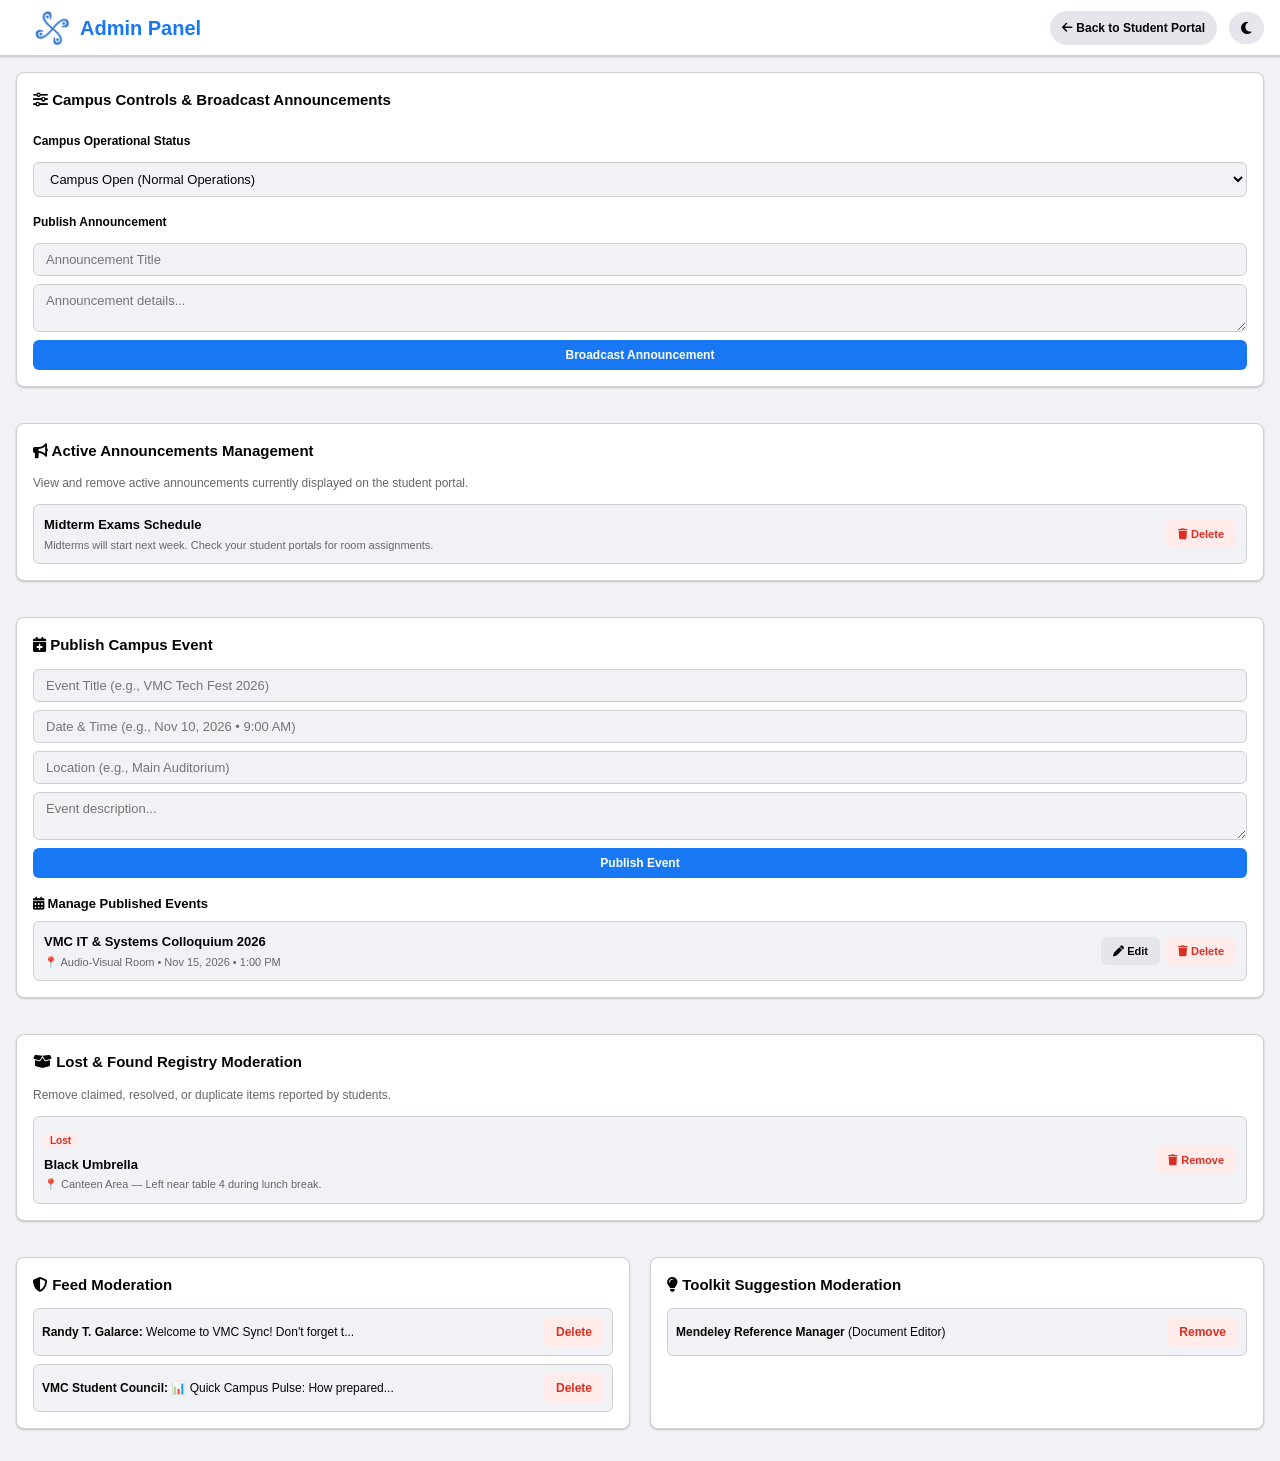
<file: admin.html>
<!DOCTYPE html>
<html lang="en" data-theme="light">
<head>
  <meta charset="UTF-8">
  <meta name="viewport" content="width=device-width, initial-scale=1.0">
  <title>VMC Sync - Admin Control Panel</title>
  <link rel="stylesheet" href="https://cdnjs.cloudflare.com/ajax/libs/font-awesome/6.4.0/css/all.min.css">
  <link rel="stylesheet" href="style.css">
</head>
<body>

  <!-- TOPBAR HEADER -->
  <header class="fb-topbar">
    <a href="index.html" class="topbar-brand">
      <img src="Logo3.png" idalt="VMC Logo" style="height: 36px; width: auto; object-fit: contain;">
      <h1 class="brand-title">Admin Panel</h1>
    </a>

    <div class="topbar-actions">
      <a href="index.html" class="action-btn" style="text-decoration:none; font-size:12px; font-weight:600;"><i class="fa-solid fa-arrow-left"></i> Back to Student Portal</a>
      <button id="theme-toggle-btn" class="theme-btn"><i class="fa-solid fa-moon" id="theme-icon"></i></button>
    </div>
  </header>

  <!-- MAIN CONTAINER -->
  <div class="fb-container" style="grid-template-columns: 1fr;">
    
    <!-- CAMPUS STATUS & ANNOUNCEMENT CONTROLS -->
    <div class="sidebar-card" style="margin-bottom: 20px;">
      <h3 class="sidebar-title"><i class="fa-solid fa-sliders"></i> Campus Controls & Broadcast Announcements</h3>
      <form id="admin-controls-form" class="stacked-form">
        <label class="form-label">Campus Operational Status</label>
        <select id="admin-campus-status" class="input-field">
          <option value="Campus Open">Campus Open (Normal Operations)</option>
          <option value="Classes Suspended">Classes Suspended</option>
          <option value="Online Classes Only">Online Classes Only</option>
          <option value="Campus Closed">Campus Closed</option>
        </select>
        
        <label class="form-label">Publish Announcement</label>
        <input type="text" id="admin-announcement-title" class="input-field" placeholder="Announcement Title" required>
        <textarea id="admin-announcement-text" class="input-field" rows="2" placeholder="Announcement details..." required></textarea>
        <button type="submit" class="btn-primary-sm">Broadcast Announcement</button>
      </form>
    </div>

    <!-- ACTIVE ANNOUNCEMENTS MANAGEMENT -->
    <div class="sidebar-card" style="margin-bottom: 20px;">
      <h3 class="sidebar-title"><i class="fa-solid fa-bullhorn"></i> Active Announcements Management</h3>
      <p style="font-size:12px; color:var(--text-muted); margin-bottom:12px;">View and remove active announcements currently displayed on the student portal.</p>
      <div id="admin-announcements-list" style="display:flex; flex-direction:column; gap:8px;"></div>
    </div>

    <!-- EVENT MANAGEMENT CREATOR & LIST -->
    <div class="sidebar-card" style="margin-bottom: 20px;">
      <h3 class="sidebar-title"><i class="fa-solid fa-calendar-plus"></i> Publish Campus Event</h3>
      <form id="admin-event-form" class="stacked-form" style="margin-bottom: 16px;">
        <input type="text" id="event-title" class="input-field" placeholder="Event Title (e.g., VMC Tech Fest 2026)" required>
        <input type="text" id="event-date" class="input-field" placeholder="Date & Time (e.g., Nov 10, 2026 • 9:00 AM)" required>
        <input type="text" id="event-location" class="input-field" placeholder="Location (e.g., Main Auditorium)" required>
        <textarea id="event-desc" class="input-field" rows="2" placeholder="Event description..." required></textarea>
        <button type="submit" class="btn-primary-sm">Publish Event</button>
      </form>

      <h4 style="font-size:13px; margin-bottom:8px;"><i class="fa-solid fa-calendar-days"></i> Manage Published Events</h4>
      <div id="admin-events-list" style="display:flex; flex-direction:column; gap:8px;"></div>
    </div>

    <!-- LOST & FOUND REGISTRY MANAGEMENT -->
    <div class="sidebar-card" style="margin-bottom: 20px;">
      <h3 class="sidebar-title"><i class="fa-solid fa-box-open"></i> Lost & Found Registry Moderation</h3>
      <p style="font-size:12px; color:var(--text-muted); margin-bottom:12px;">Remove claimed, resolved, or duplicate items reported by students.</p>
      <div id="admin-lostfound-list" style="display:flex; flex-direction:column; gap:8px;"></div>
    </div>

    <!-- MODERATION TOOLS -->
    <div style="display: grid; grid-template-columns: 1fr 1fr; gap: 20px;">
      <div class="sidebar-card">
        <h3 class="sidebar-title"><i class="fa-solid fa-shield-halved"></i> Feed Moderation</h3>
        <div id="admin-feed-moderation" style="display:flex; flex-direction:column; gap:8px;"></div>
      </div>
      <div class="sidebar-card">
        <h3 class="sidebar-title"><i class="fa-solid fa-lightbulb"></i> Toolkit Suggestion Moderation</h3>
        <div id="admin-toolkit-moderation" style="display:flex; flex-direction:column; gap:8px;"></div>
      </div>
    </div>

  </div>

  <script src="vmc-sync-core.js"></script>
</body>
</html>
</file>
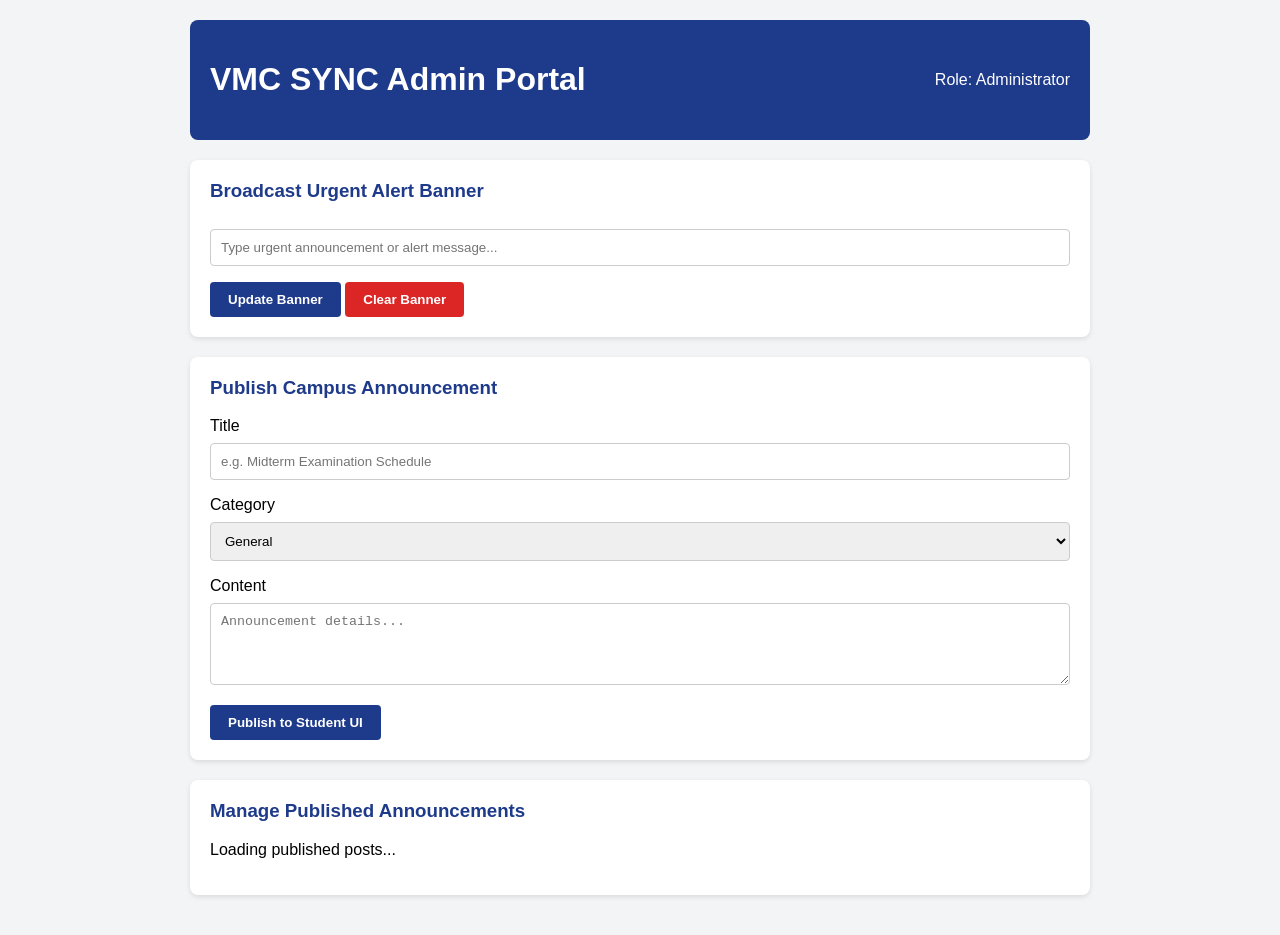
<file: main-admin.html>
<!DOCTYPE html>
<html lang="en">
<head>
  <meta charset="UTF-8">
  <meta name="viewport" content="width=device-width, initial-scale=1.0">
  <title>VMC SYNC - Admin Portal</title>
  <style>
    :root {
      --primary: #1e3a8a; /* VMC Navy/Blue */
      --accent: #d97706;  /* VMC Gold */
      --bg: #f3f4f6;
      --card-bg: #ffffff;
      --danger: #dc2626;
    }
    body {
      font-family: 'Segoe UI', Tahoma, Geneva, Verdana, sans-serif;
      background-color: var(--bg);
      margin: 0;
      padding: 20px;
    }
    .admin-container {
      max-width: 900px;
      margin: 0 auto;
    }
    header {
      background-color: var(--primary);
      color: white;
      padding: 20px;
      border-radius: 8px;
      margin-bottom: 20px;
      display: flex;
      justify-content: space-between;
      align-items: center;
    }
    .admin-card {
      background: var(--card-bg);
      padding: 20px;
      border-radius: 8px;
      box-shadow: 0 2px 5px rgba(0,0,0,0.1);
      margin-bottom: 20px;
    }
    h2, h3 { margin-top: 0; color: var(--primary); }
    input, select, textarea {
      width: 100%;
      padding: 10px;
      margin: 8px 0 16px;
      border: 1px solid #ccc;
      border-radius: 4px;
      box-sizing: border-box;
    }
    button {
      background-color: var(--primary);
      color: white;
      padding: 10px 18px;
      border: none;
      border-radius: 4px;
      cursor: pointer;
      font-weight: bold;
    }
    button.btn-danger { background-color: var(--danger); }
    button:hover { opacity: 0.9; }
    .admin-item-row {
      display: flex;
      justify-content: space-between;
      align-items: center;
      padding: 10px 0;
      border-bottom: 1px solid #eee;
    }
  </style>
</head>
<body>

  <div class="admin-container">
    <header>
      <h1>VMC SYNC Admin Portal</h1>
      <span>Role: Administrator</span>
    </header>

    <!-- Urgent Broadcast Control -->
    <div class="admin-card">
      <h3>Broadcast Urgent Alert Banner</h3>
      <input type="text" id="admin-banner-input" placeholder="Type urgent announcement or alert message..." />
      <button onclick="publishBanner()">Update Banner</button>
      <button onclick="clearBanner()" class="btn-danger">Clear Banner</button>
    </div>

    <!-- Announcement Publisher -->
    <div class="admin-card">
      <h3>Publish Campus Announcement</h3>
      <form id="admin-announcement-form" onsubmit="handleAnnouncementSubmit(event)">
        <label>Title</label>
        <input type="text" id="announcement-title" placeholder="e.g. Midterm Examination Schedule" required />

        <label>Category</label>
        <select id="announcement-category">
          <option value="General">General</option>
          <option value="Academics">Academics</option>
          <option value="Events">Events</option>
        </select>

        <label>Content</label>
        <textarea id="announcement-content" rows="4" placeholder="Announcement details..." required></textarea>

        <button type="submit">Publish to Student UI</button>
      </form>
    </div>

    <!-- Posts Management -->
    <div class="admin-card">
      <h3>Manage Published Announcements</h3>
      <div id="admin-posts-list">
        <p>Loading published posts...</p>
      </div>
    </div>
  </div>

  <!-- Shared Sync Script -->
  <script src="vmc-sync-core.js"></script>

</body>
</html>
</file>
<file: style.css>
/* ==========================================================================
   VMC SYNC - MAIN SYSTEM STYLESHEET
   ========================================================================== */

:root {
  --bg-primary: #f0f2f5;
  --bg-card: #ffffff;
  --bg-subtle: #e4e6eb;
  --text-main: #050505;
  --text-muted: #65676b;
  --accent-blue: #1877f2;
  --accent-hover: #166fe5;
  --border-color: #ced0d4;
  --card-radius: 8px;
  --box-shadow: 0 1px 2px rgba(0, 0, 0, 0.2);
}

[data-theme="dark"] {
  --bg-primary: #18191a;
  --bg-card: #242526;
  --bg-subtle: #3a3b3c;
  --text-main: #e4e6eb;
  --text-muted: #b0b3b8;
  --accent-blue: #2d88ff;
  --accent-hover: #4599ff;
  --border-color: #3e4042;
  --box-shadow: 0 1px 2px rgba(0, 0, 0, 0.4);
}

* {
  box-sizing: border-box;
  margin: 0;
  padding: 0;
  font-family: -apple-system, BlinkMacSystemFont, "Segoe UI", Roboto, Helvetica, Arial, sans-serif;
}

body {
  background-color: var(--bg-primary);
  color: var(--text-main);
  line-height: 1.5;
}

/* TOPBAR */
.fb-topbar {
  position: sticky;
  top: 0;
  z-index: 1000;
  height: 56px;
  background-color: var(--bg-card);
  display: flex;
  align-items: center;
  justify-content: space-between;
  padding: 0 16px;
  box-shadow: var(--box-shadow);
  border-bottom: 1px solid var(--border-color);
}

.topbar-brand {
  display: flex;
  align-items: center;
  gap: 10px;
  text-decoration: none;
  color: var(--text-main);
}

.brand-title {
  font-size: 20px;
  font-weight: 700;
  color: var(--accent-blue);
}

.topbar-search {
  flex: 0 1 320px;
}

.search-input {
  width: 100%;
  padding: 8px 16px;
  border-radius: 50px;
  border: none;
  background-color: var(--bg-primary);
  color: var(--text-main);
  font-size: 14px;
}

.topbar-actions {
  display: flex;
  align-items: center;
  gap: 12px;
}

.theme-btn, .action-btn {
  background: var(--bg-subtle);
  border: none;
  color: var(--text-main);
  padding: 8px 12px;
  border-radius: 50px;
  cursor: pointer;
  font-size: 14px;
}

.topbar-user {
  display: flex;
  align-items: center;
  gap: 8px;
}

.avatar-placeholder {
  width: 36px;
  height: 36px;
  border-radius: 50%;
  background-color: var(--accent-blue);
  color: white;
  display: flex;
  align-items: center;
  justify-content: center;
  font-weight: bold;
}

/* MAIN LAYOUT */
.fb-container {
  display: grid;
  grid-template-columns: 280px 1fr 300px;
  gap: 16px;
  max-width: 1280px;
  margin: 16px auto;
  padding: 0 16px;
}

.sidebar-card {
  background-color: var(--bg-card);
  border-radius: var(--card-radius);
  padding: 16px;
  margin-bottom: 16px;
  box-shadow: var(--box-shadow);
  border: 1px solid var(--border-color);
}

.sidebar-title {
  font-size: 15px;
  font-weight: 600;
  margin-bottom: 12px;
}

.tab-subtitle {
  font-size: 14px;
  font-weight: 600;
  margin-bottom: 8px;
}

.app-filter-bar {
  display: flex;
  flex-direction: column;
  gap: 4px;
}

.app-chip {
  text-align: left;
  padding: 8px 12px;
  border-radius: 6px;
  background: none;
  border: none;
  color: var(--text-main);
  cursor: pointer;
  font-weight: 500;
  font-size: 13px;
}

.app-chip.active, .app-chip:hover {
  background-color: var(--bg-subtle);
}

.post-card {
  background-color: var(--bg-card);
  border-radius: var(--card-radius);
  padding: 16px;
  margin-bottom: 16px;
  box-shadow: var(--box-shadow);
  border: 1px solid var(--border-color);
}

.post-header {
  display: flex;
  justify-content: space-between;
  align-items: center;
  margin-bottom: 12px;
}

.post-header h4 {
  font-size: 14px;
  font-weight: 600;
}

.post-time {
  font-size: 11px;
  color: var(--text-muted);
}

.post-body {
  font-size: 14px;
  margin-bottom: 12px;
}

/* AUTO-FIT MEDIA FRAMES */
.post-media-frame {
  width: 100%;
  max-height: 480px;
  background-color: var(--bg-primary);
  border-radius: 8px;
  overflow: hidden;
  display: flex;
  align-items: center;
  justify-content: center;
  margin-top: 10px;
  border: 1px solid var(--border-color);
  cursor: pointer;
}

.post-media-frame img {
  width: 100%;
  height: auto;
  max-height: 480px;
  object-fit: contain;
  display: block;
}

.post-video-frame {
  width: 100%;
  max-height: 450px;
  background-color: #000000;
  border-radius: 8px;
  overflow: hidden;
  margin-top: 10px;
  display: flex;
  align-items: center;
  justify-content: center;
}

.post-video-frame video {
  width: 100%;
  max-height: 450px;
  object-fit: contain;
}

.post-reaction-bar {
  display: flex;
  justify-content: space-between;
  align-items: center;
  border-top: 1px solid var(--border-color);
  border-bottom: 1px solid var(--border-color);
  padding: 6px 0;
  margin-bottom: 12px;
}

.reaction-btn {
  background: none;
  border: none;
  color: var(--text-muted);
  font-weight: 600;
  font-size: 13px;
  cursor: pointer;
  padding: 6px 12px;
  border-radius: 4px;
}

.reaction-btn.active {
  color: var(--accent-blue);
}

.reaction-summary-badge {
  font-size: 12px;
  color: var(--text-muted);
}

.comments-section {
  display: flex;
  flex-direction: column;
  gap: 8px;
}

.comment-input-row input {
  width: 100%;
  padding: 8px 12px;
  border-radius: 18px;
  border: 1px solid var(--border-color);
  background: var(--bg-primary);
  color: var(--text-main);
  font-size: 12px;
}

.comment-bubble {
  background: var(--bg-primary);
  padding: 8px 12px;
  border-radius: 12px;
  font-size: 12px;
}

.comment-author {
  font-weight: bold;
  display: flex;
  justify-content: space-between;
  margin-bottom: 2px;
}

.btn-delete-comment {
  background: none;
  border: none;
  color: #d93025;
  font-size: 10px;
  cursor: pointer;
}

/* FORMS & TABLES */
.stacked-form {
  display: flex;
  flex-direction: column;
  gap: 8px;
}

.form-row {
  display: flex;
  gap: 8px;
}

.input-field {
  width: 100%;
  padding: 8px 12px;
  border-radius: 6px;
  border: 1px solid var(--border-color);
  background-color: var(--bg-primary);
  color: var(--text-main);
  font-size: 13px;
}

.btn-primary-sm {
  background-color: var(--accent-blue);
  color: white;
  border: none;
  padding: 8px 12px;
  border-radius: 6px;
  font-weight: 600;
  font-size: 12px;
  cursor: pointer;
}

.btn-secondary-sm {
  background-color: var(--bg-subtle);
  color: var(--text-main);
  border: none;
  padding: 8px 12px;
  border-radius: 6px;
  font-weight: 600;
  font-size: 12px;
  cursor: pointer;
}

.toolkit-table {
  width: 100%;
  border-collapse: collapse;
  font-size: 12px;
}

.toolkit-table th, .toolkit-table td {
  padding: 8px;
  border-bottom: 1px solid var(--border-color);
  text-align: left;
}

.result-box-sm {
  padding: 8px 12px;
  background: var(--bg-subtle);
  border-radius: 6px;
  font-size: 12px;
  font-weight: 600;
  margin-top: 8px;
}

.feed-filter-bar {
  display: flex;
  gap: 8px;
  margin-bottom: 16px;
}

.feed-filter-btn {
  padding: 6px 12px;
  border-radius: 18px;
  border: 1px solid var(--border-color);
  background: var(--bg-card);
  color: var(--text-main);
  font-size: 12px;
  cursor: pointer;
}

.feed-filter-btn.active {
  background: var(--accent-blue);
  color: white;
  border-color: var(--accent-blue);
}

.post-creator-card .creator-header {
  display: flex;
  gap: 10px;
  margin-bottom: 12px;
}

.post-creator-card button#post-input-trigger {
  flex: 1;
  text-align: left;
  border-radius: 20px;
  border: 1px solid var(--border-color);
  background: var(--bg-primary);
  color: var(--text-muted);
  padding: 8px 16px;
  cursor: pointer;
}

.creator-actions {
  display: flex;
  justify-content: space-around;
  border-top: 1px solid var(--border-color);
  padding-top: 8px;
}

/* MODALS */
.modal-overlay {
  position: fixed;
  top: 0; left: 0; right: 0; bottom: 0;
  background: rgba(0, 0, 0, 0.6);
  display: flex;
  align-items: center;
  justify-content: center;
  z-index: 1500;
}

.fb-modal {
  background: var(--bg-card);
  width: 100%;
  max-width: 480px;
  border-radius: 8px;
  padding: 16px;
  box-shadow: 0 8px 24px rgba(0,0,0,0.3);
}

.modal-header {
  display: flex;
  justify-content: space-between;
  align-items: center;
  margin-bottom: 12px;
}

.close-btn {
  background: none;
  border: none;
  font-size: 20px;
  color: var(--text-muted);
  cursor: pointer;
}

.form-label {
  font-size: 12px;
  font-weight: bold;
  display: block;
  margin: 8px 0 4px 0;
}

.modal-actions {
  display: flex;
  justify-content: flex-end;
  gap: 8px;
  margin-top: 12px;
}

.announcement-item {
  padding: 8px;
  border-left: 3px solid var(--accent-blue);
  background: var(--bg-primary);
  margin-bottom: 8px;
  border-radius: 0 4px 4px 0;
}

.announcement-item h4 {
  font-size: 12px;
  margin-bottom: 2px;
}

.announcement-item p {
  font-size: 11px;
  color: var(--text-muted);
}

@media (max-width: 900px) {
  .fb-container {
    grid-template-columns: 1fr;
  }
  .fb-sidebar-left, .fb-sidebar-right {
    display: none;
  }
}
----------------------------------------------------------
/* ==========================================================================
   GLOWING & POPPING LOGO ANIMATION
   ========================================================================== */

/* Default Logo Styling */
.glowing-logo {
  height: 38px;
  width: auto;
  object-fit: contain;
  border-radius: 6px;
  transition: transform 0.3s cubic-bezier(0.175, 0.885, 0.32, 1.275), filter 0.3s ease;
  cursor: pointer;
}

/* Light Mode Glow (Soft Blue Accent Glow) */
[data-theme="light"] .glowing-logo {
  filter: drop-shadow(0 0 6px rgba(24, 119, 242, 0.6)) 
          drop-shadow(0 0 12px rgba(24, 119, 242, 0.3));
}

/* Dark Mode Glow (Bright Neon Blue / Gold Glow) */
[data-theme="dark"] .glowing-logo {
  filter: drop-shadow(0 0 8px rgba(69, 153, 255, 0.9)) 
          drop-shadow(0 0 16px rgba(69, 153, 255, 0.5));
}

/* Hover Effect: Scale Up (Pop) */
.glowing-logo:hover {
  transform: scale(1.12) rotate(-2deg);
}

/* Pop Trigger Animation Class (Triggered via JS on theme change) */
.logo-pop-animation {
  animation: logoPopGlow 0.6s cubic-bezier(0.175, 0.885, 0.32, 1.275);
}

@keyframes logoPopGlow {
  0% {
    transform: scale(1);
  }
  50% {
    transform: scale(1.35) rotate(4deg);
    filter: drop-shadow(0 0 18px #1877f2) drop-shadow(0 0 28px #4599ff);
  }
  100% {
    transform: scale(1);
  }
}
</file>
